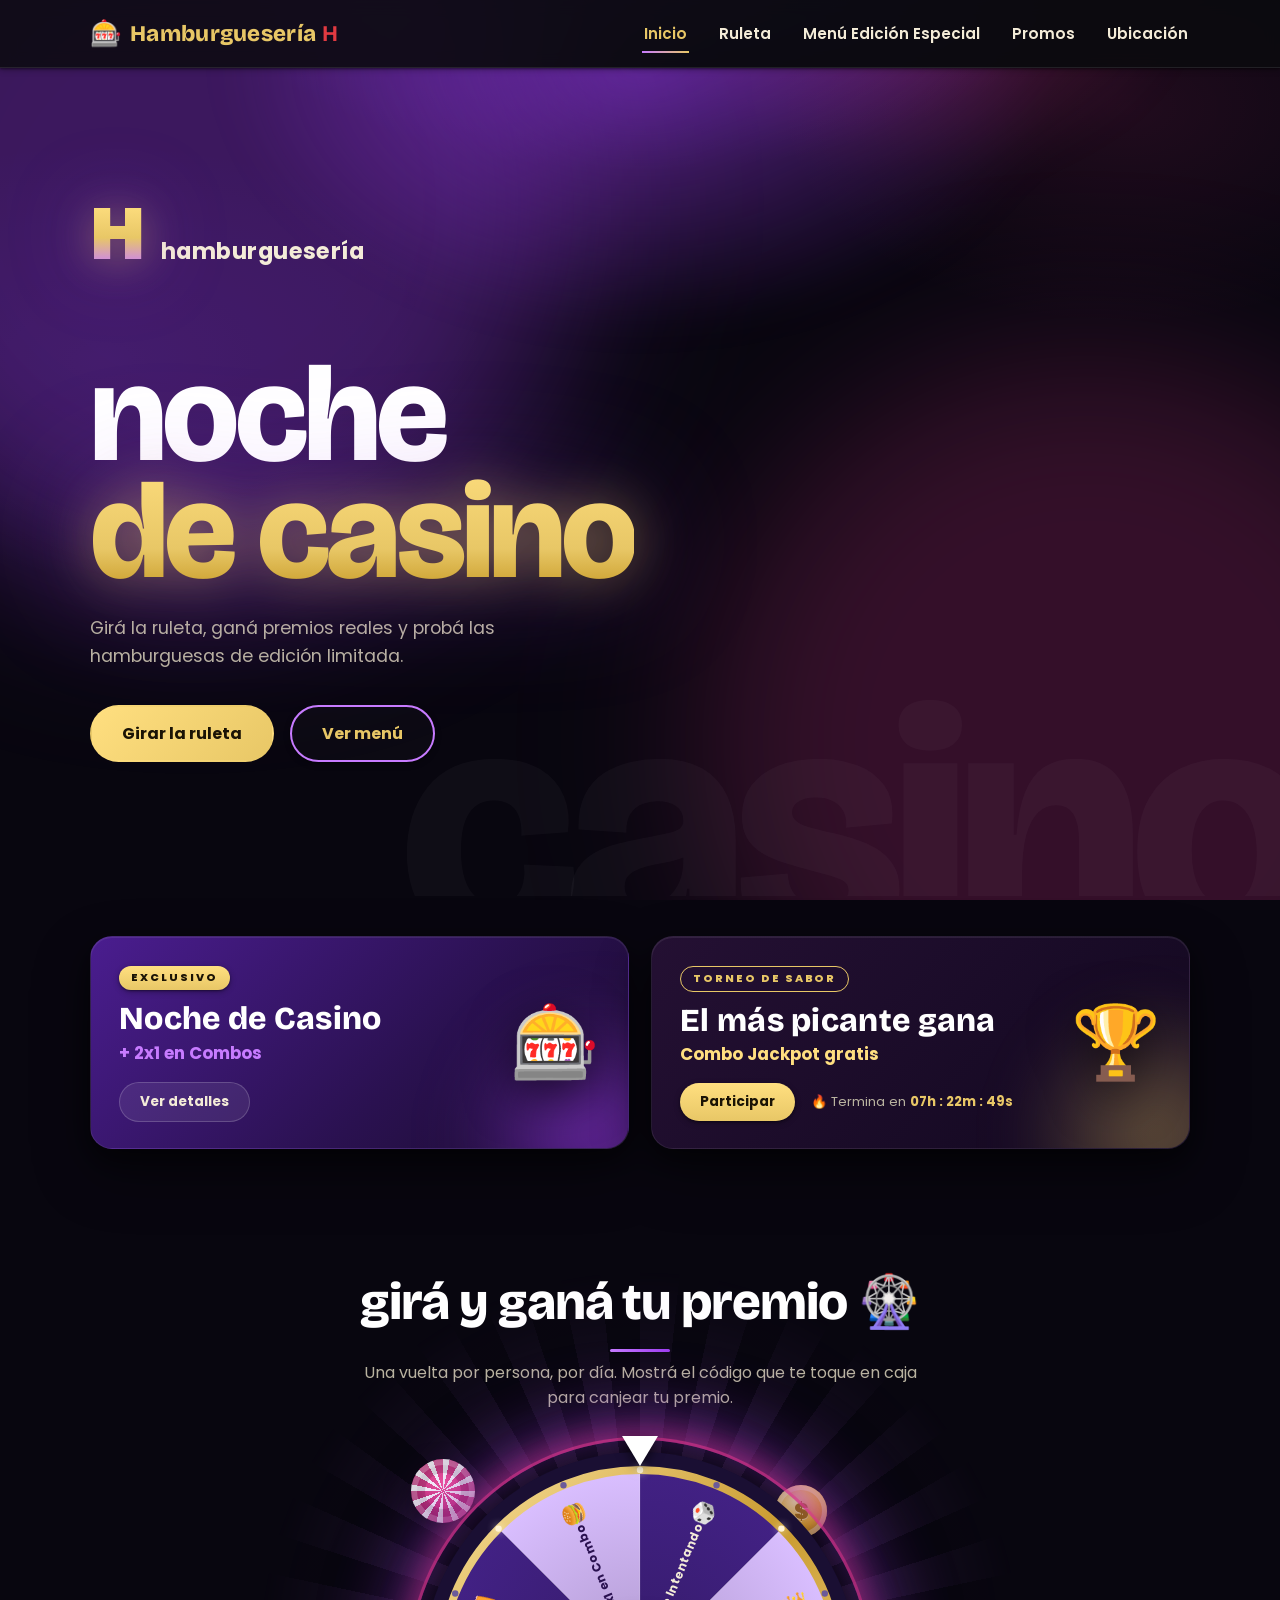
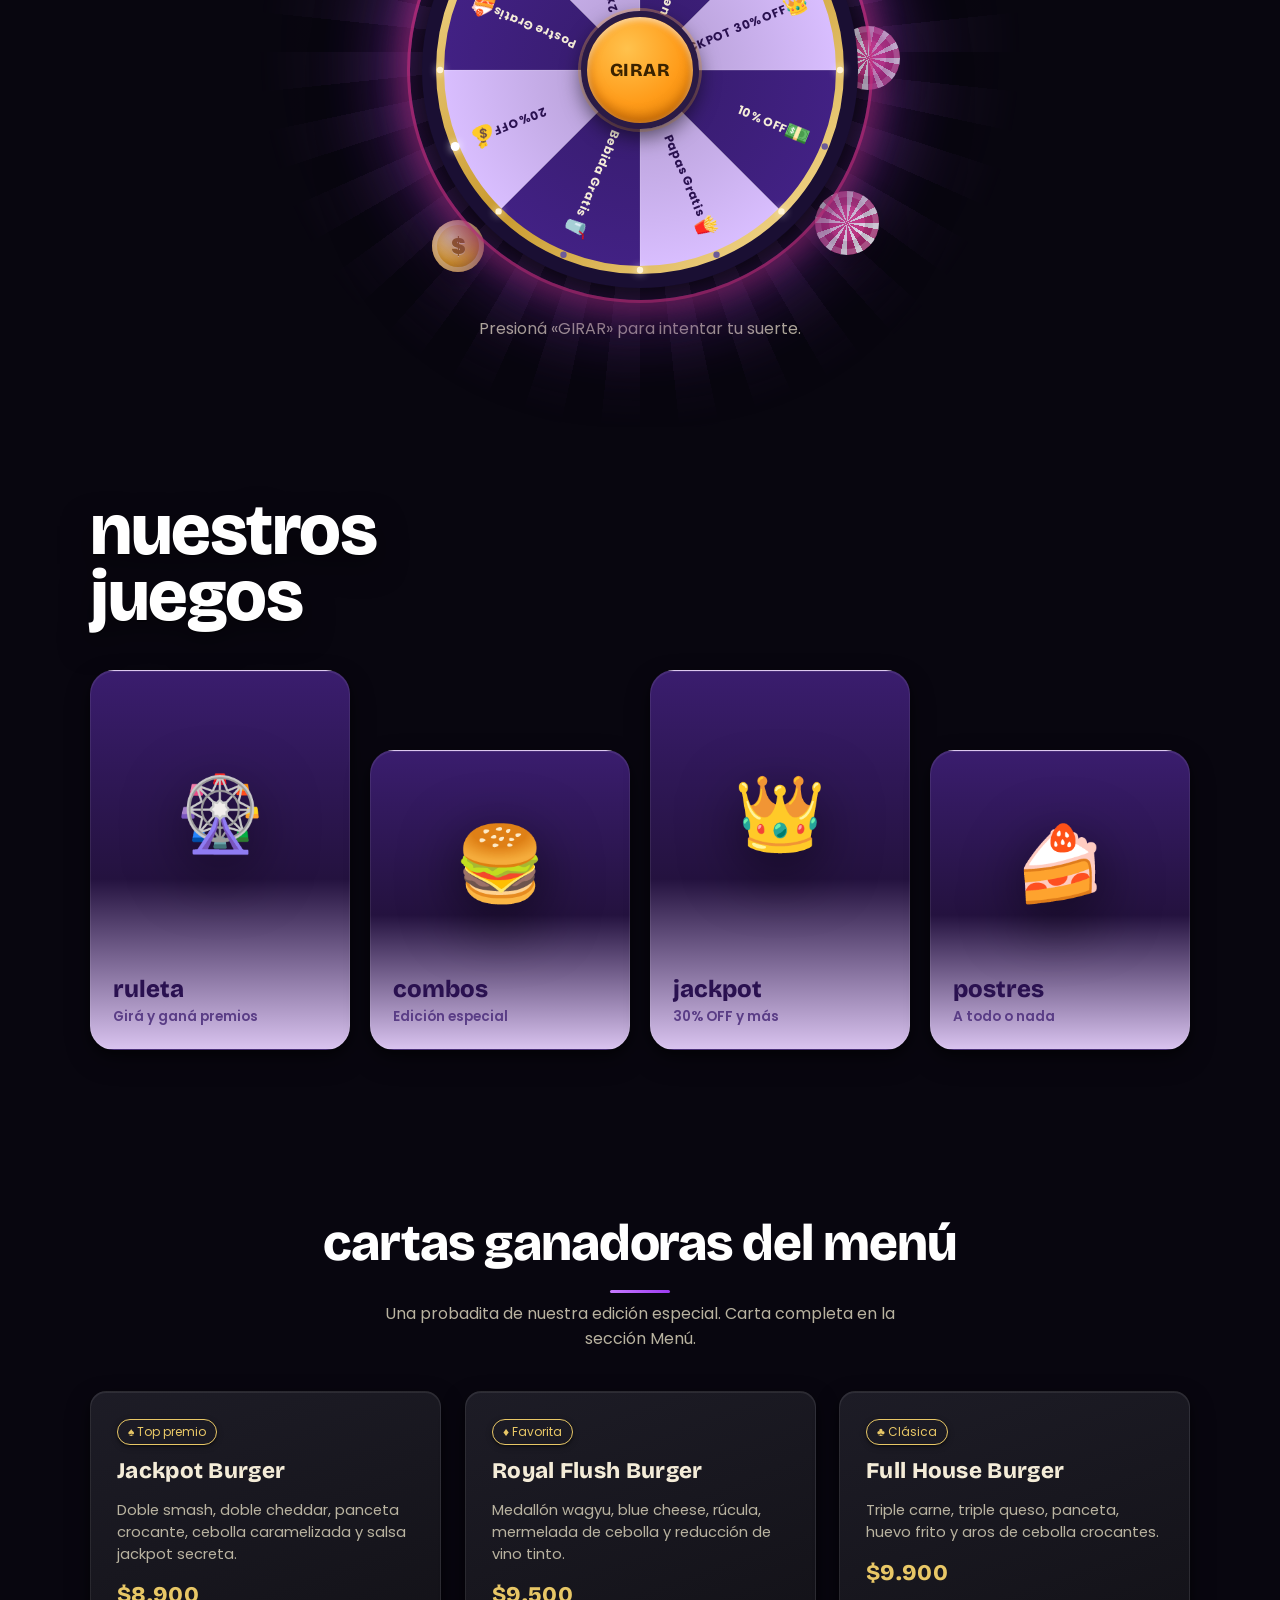
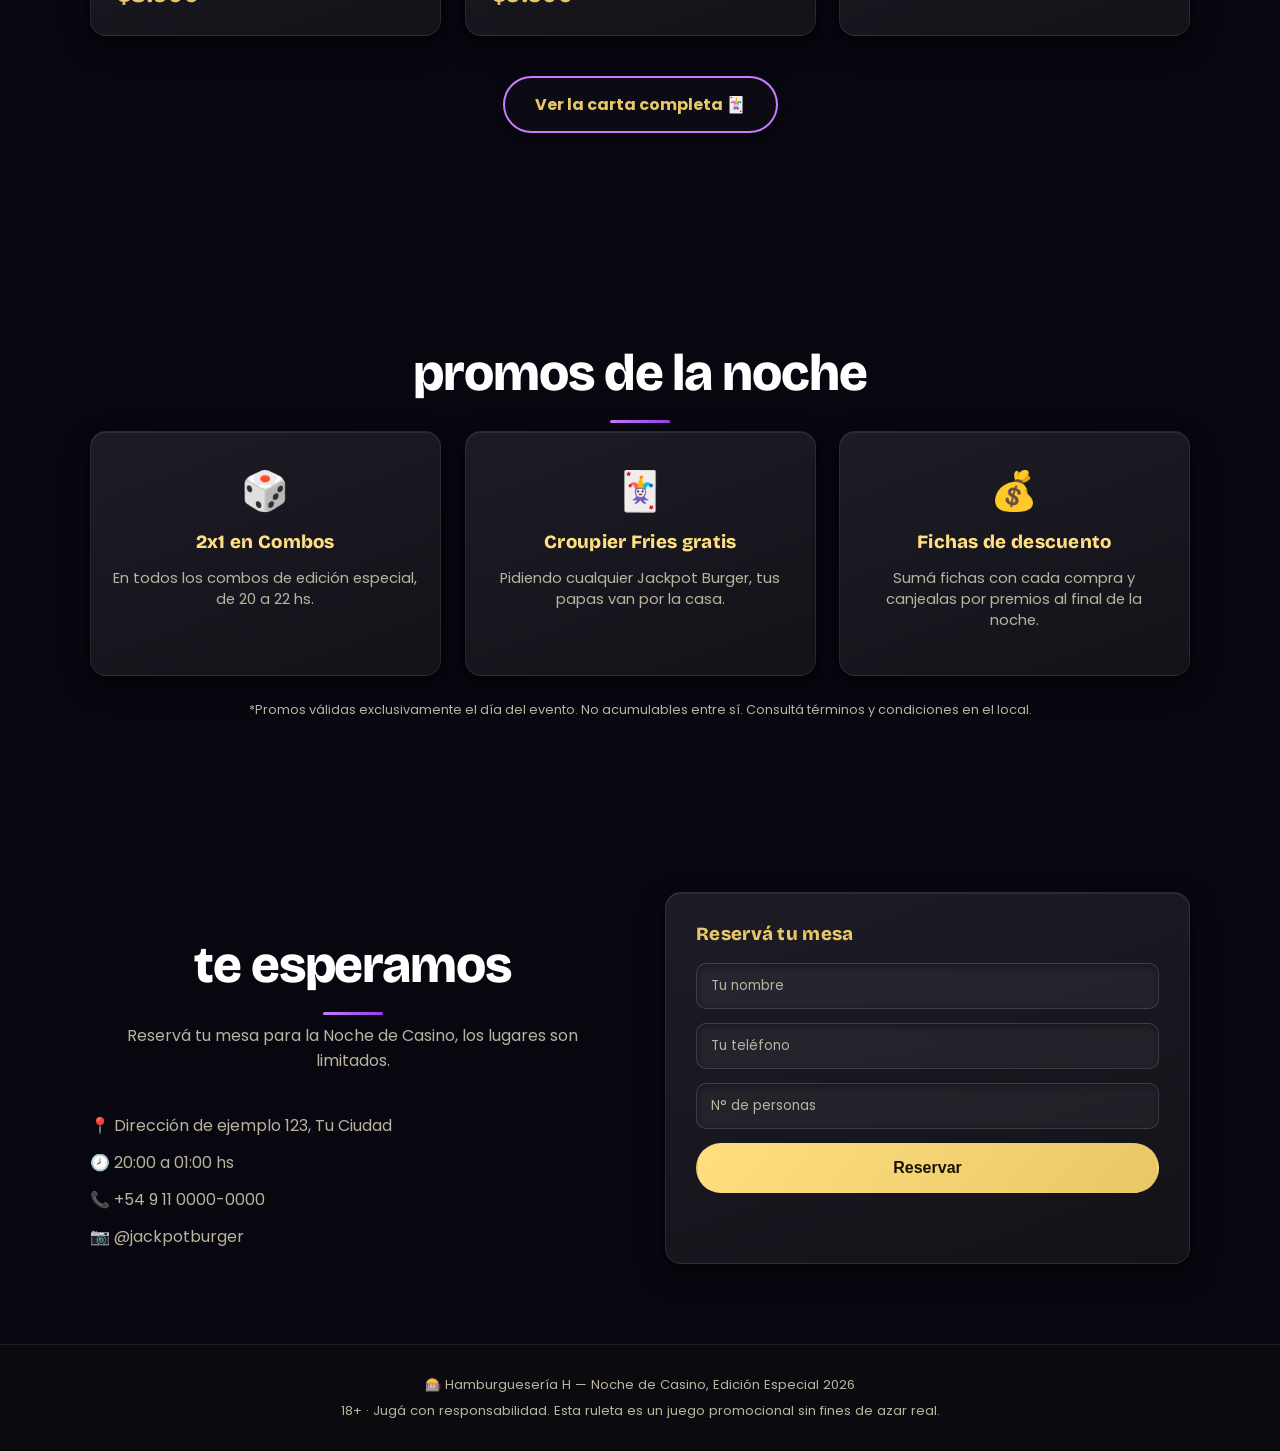
<file: index.html>
<!DOCTYPE html>
<html lang="es">
<head>
<meta charset="UTF-8">
<meta name="viewport" content="width=device-width, initial-scale=1.0">
<title>Hamburguesería H | Noche de Casino - Edición Especial</title>
<meta name="description" content="Hamburguesería H presenta su Noche de Casino: gira la ruleta, gana promos y descubre el menú de edición especial.">
<link rel="preconnect" href="https://fonts.googleapis.com">
<link href="https://fonts.googleapis.com/css2?family=Bricolage+Grotesque:opsz,wght@12..96,400..900&family=Poppins:wght@400;600;700&display=swap" rel="stylesheet">
<link rel="stylesheet" href="css/styles.css">
<link rel="stylesheet" href="css/casino-ui.css">
</head>
<body>

<div class="scroll-progress" id="scrollProgress"></div>
<div class="aurora-bg" aria-hidden="true"></div>
<div class="chip-bg" aria-hidden="true"></div>
<div class="suits-field" aria-hidden="true">
  <span class="suit suit-gold">♠</span>
  <span class="suit suit-violet">♥</span>
  <span class="suit suit-gold">♣</span>
  <span class="suit suit-red">♦</span>
  <span class="suit suit-violet">♠</span>
  <span class="suit suit-red">♥</span>
  <span class="suit suit-gold">♣</span>
  <span class="suit suit-violet">♦</span>
  <span class="suit suit-gold">♠</span>
  <span class="suit suit-red">♦</span>
</div>

<header class="site-header">
  <div class="container header-inner">
    <a href="index.html" class="brand">
      <span class="brand-icon">🎰</span>
      <span class="brand-name">Hamburguesería <strong>H</strong></span>
    </a>
    <nav class="main-nav" id="mainNav">
      <a href="index.html" class="active">Inicio</a>
      <a href="index.html#ruleta">Ruleta</a>
      <a href="menu.html">Menú Edición Especial</a>
      <a href="index.html#promos">Promos</a>
      <a href="index.html#contacto">Ubicación</a>
    </nav>
    <button class="nav-toggle" id="navToggle" aria-label="Abrir menú" aria-expanded="false">
      <span></span><span></span><span></span>
    </button>
  </div>
</header>

<main>

  <!-- HERO -->
  <section class="hero">
    <div class="hero-glow" aria-hidden="true"></div>
    <div class="hero-bigword" aria-hidden="true">casino</div>

    <div class="container hero-inner">
      <div class="brand-emblem">
        <span class="brand-emblem-h">H</span>
        <span class="brand-emblem-word">hamburguesería</span>
      </div>

      <div class="hero-welcome">
        <h1 class="hero-title">noche<br><span class="glow">de casino</span></h1>
        <p class="hero-sub">Girá la ruleta, ganá premios reales y probá las hamburguesas de edición limitada.</p>

        <div class="hero-ctas">
          <a href="#ruleta" class="btn btn-primary">Girar la ruleta</a>
          <a href="menu.html" class="btn btn-outline">Ver menú</a>
        </div>
      </div>

    </div>
  </section>

  <!-- BANNERS DESTACADOS -->
  <section class="banners-section">
    <div class="container">
      <div class="banner-row">
        <article class="promo-banner banner-featured" data-reveal>
          <div class="banner-glow" aria-hidden="true"></div>
          <div class="banner-body">
            <span class="banner-tag">Exclusivo</span>
            <h3 class="banner-title">Noche de Casino</h3>
            <p class="banner-highlight">+ 2x1 en Combos</p>
            <a href="menu.html" class="banner-btn">Ver detalles</a>
          </div>
          <div class="banner-art" aria-hidden="true">🎰</div>
        </article>

        <article class="promo-banner banner-tournament" data-reveal>
          <div class="banner-glow" aria-hidden="true"></div>
          <div class="banner-body">
            <span class="banner-tag tag-outline">Torneo de sabor</span>
            <h3 class="banner-title">El más picante gana</h3>
            <p class="banner-highlight banner-prize">Combo Jackpot gratis</p>
            <div class="banner-meta">
              <a href="#ruleta" class="banner-btn banner-btn-solid">Participar</a>
              <span class="banner-countdown">🔥 Termina en <strong id="bannerCd">07h : 22m : 52s</strong></span>
            </div>
          </div>
          <div class="banner-art" aria-hidden="true">🏆</div>
        </article>
      </div>
    </div>
  </section>

  <!-- RULETA -->
  <section class="roulette-section" id="ruleta">
    <div class="container">
      <h2 class="section-title" data-reveal>Girá y ganá tu premio 🎡</h2>
      <p class="section-sub" data-reveal>Una vuelta por persona, por día. Mostrá el código que te toque en caja para canjear tu premio.</p>

      <div class="roulette-wrap" data-reveal>
        <div class="roulette-deco" aria-hidden="true">
          <span class="chip chip-a"></span>
          <span class="chip chip-b"></span>
          <span class="coin coin-a"></span>
          <span class="coin coin-b"></span>
          <span class="chip chip-c"></span>
        </div>
        <div class="roulette-stage">
          <div class="roulette-neon" aria-hidden="true"></div>
          <div class="roulette-pointer" aria-hidden="true"></div>
          <canvas id="wheelCanvas" width="440" height="440" role="img" aria-label="Ruleta de premios"></canvas>
          <button id="spinBtn" class="spin-btn">GIRAR</button>
        </div>
      </div>

      <p class="roulette-hint" id="rouletteHint">Presioná «GIRAR» para intentar tu suerte.</p>
    </div>
  </section>

  <!-- MODAL PREMIO -->
  <div class="modal-overlay" id="prizeModal" hidden>
    <div class="modal" role="dialog" aria-modal="true" aria-labelledby="modalTitle">
      <button class="modal-close" id="modalClose" aria-label="Cerrar">×</button>
      <p class="modal-eyebrow">🎉 ¡Felicitaciones!</p>
      <h3 id="modalTitle">Ganaste:</h3>
      <p class="modal-prize" id="modalPrizeText"></p>
      <div class="promo-code" id="promoCodeBox">
        <span id="promoCode">------</span>
        <button id="copyCodeBtn" title="Copiar código">Copiar</button>
      </div>
      <p class="modal-note">Válido únicamente el día del evento. Mostrá esta pantalla en caja.</p>
      <button class="btn btn-primary modal-btn" id="modalCloseBtn">¡Genial!</button>
    </div>
  </div>

  <!-- JUEGOS / EXPERIENCIAS -->
  <section class="games-section">
    <div class="container">
      <h2 class="games-heading" data-reveal>nuestros<br>juegos</h2>

      <div class="games-row">
        <a href="#ruleta" class="game-card game-card--tall" data-reveal>
          <span class="game-emoji">🎡</span>
          <div class="game-card-body">
            <span class="game-name">ruleta</span>
            <span class="game-sub">Girá y ganá premios</span>
          </div>
        </a>
        <a href="menu.html" class="game-card" data-reveal>
          <span class="game-emoji">🍔</span>
          <div class="game-card-body">
            <span class="game-name">combos</span>
            <span class="game-sub">Edición especial</span>
          </div>
        </a>
        <a href="#promos" class="game-card game-card--tall" data-reveal>
          <span class="game-emoji">👑</span>
          <div class="game-card-body">
            <span class="game-name">jackpot</span>
            <span class="game-sub">30% OFF y más</span>
          </div>
        </a>
        <a href="menu.html" class="game-card" data-reveal>
          <span class="game-emoji">🍰</span>
          <div class="game-card-body">
            <span class="game-name">postres</span>
            <span class="game-sub">A todo o nada</span>
          </div>
        </a>
      </div>
    </div>
  </section>

  <!-- MENU DESTACADO -->
  <section class="featured-menu">
    <div class="container">
      <h2 class="section-title" data-reveal>Cartas Ganadoras del Menú</h2>
      <p class="section-sub" data-reveal>Una probadita de nuestra edición especial. Carta completa en la sección Menú.</p>

      <div class="card-grid">
        <article class="menu-card" data-reveal>
          <div class="card-badge">♠ Top premio</div>
          <h3>Jackpot Burger</h3>
          <p>Doble smash, doble cheddar, panceta crocante, cebolla caramelizada y salsa jackpot secreta.</p>
          <span class="price">$8.900</span>
        </article>
        <article class="menu-card" data-reveal>
          <div class="card-badge">♦ Favorita</div>
          <h3>Royal Flush Burger</h3>
          <p>Medallón wagyu, blue cheese, rúcula, mermelada de cebolla y reducción de vino tinto.</p>
          <span class="price">$9.500</span>
        </article>
        <article class="menu-card" data-reveal>
          <div class="card-badge">♣ Clásica</div>
          <h3>Full House Burger</h3>
          <p>Triple carne, triple queso, panceta, huevo frito y aros de cebolla crocantes.</p>
          <span class="price">$9.900</span>
        </article>
      </div>

      <div class="center-cta" data-reveal>
        <a href="menu.html" class="btn btn-outline">Ver la carta completa 🃏</a>
      </div>
    </div>
  </section>

  <!-- PROMOS -->
  <section class="promos" id="promos">
    <div class="container">
      <h2 class="section-title" data-reveal>Promos de la Noche</h2>
      <div class="promo-grid">
        <div class="promo-item" data-reveal>
          <span class="promo-icon">🎲</span>
          <h3>2x1 en Combos</h3>
          <p>En todos los combos de edición especial, de 20 a 22 hs.</p>
        </div>
        <div class="promo-item" data-reveal>
          <span class="promo-icon">🃏</span>
          <h3>Croupier Fries gratis</h3>
          <p>Pidiendo cualquier Jackpot Burger, tus papas van por la casa.</p>
        </div>
        <div class="promo-item" data-reveal>
          <span class="promo-icon">💰</span>
          <h3>Fichas de descuento</h3>
          <p>Sumá fichas con cada compra y canjealas por premios al final de la noche.</p>
        </div>
      </div>
      <p class="terms" data-reveal>*Promos válidas exclusivamente el día del evento. No acumulables entre sí. Consultá términos y condiciones en el local.</p>
    </div>
  </section>

  <!-- CONTACTO -->
  <section class="contact" id="contacto">
    <div class="container contact-inner">
      <div data-reveal>
        <h2 class="section-title">Te esperamos</h2>
        <p class="section-sub">Reservá tu mesa para la Noche de Casino, los lugares son limitados.</p>
        <ul class="contact-list">
          <li>📍 Dirección de ejemplo 123, Tu Ciudad</li>
          <li>🕗 20:00 a 01:00 hs</li>
          <li>📞 +54 9 11 0000-0000</li>
          <li>📷 @jackpotburger</li>
        </ul>
      </div>
      <div class="contact-card" data-reveal>
        <h3>Reservá tu mesa</h3>
        <form id="reserveForm" class="reserve-form">
          <input type="text" placeholder="Tu nombre" required>
          <input type="tel" placeholder="Tu teléfono" required>
          <input type="number" placeholder="N° de personas" min="1" required>
          <button type="submit" class="btn btn-primary">Reservar</button>
        </form>
        <p class="form-note" id="formNote"></p>
      </div>
    </div>
  </section>

</main>

<footer class="site-footer">
  <div class="container footer-inner">
    <span>🎰 Hamburguesería H — Noche de Casino, Edición Especial 2026</span>
    <span>18+ · Jugá con responsabilidad. Esta ruleta es un juego promocional sin fines de azar real.</span>
  </div>
</footer>

<script src="js/roulette.js"></script>
<script src="js/main.js"></script>
<script src="js/scroll-effects.js"></script>
</body>
</html>
</file>
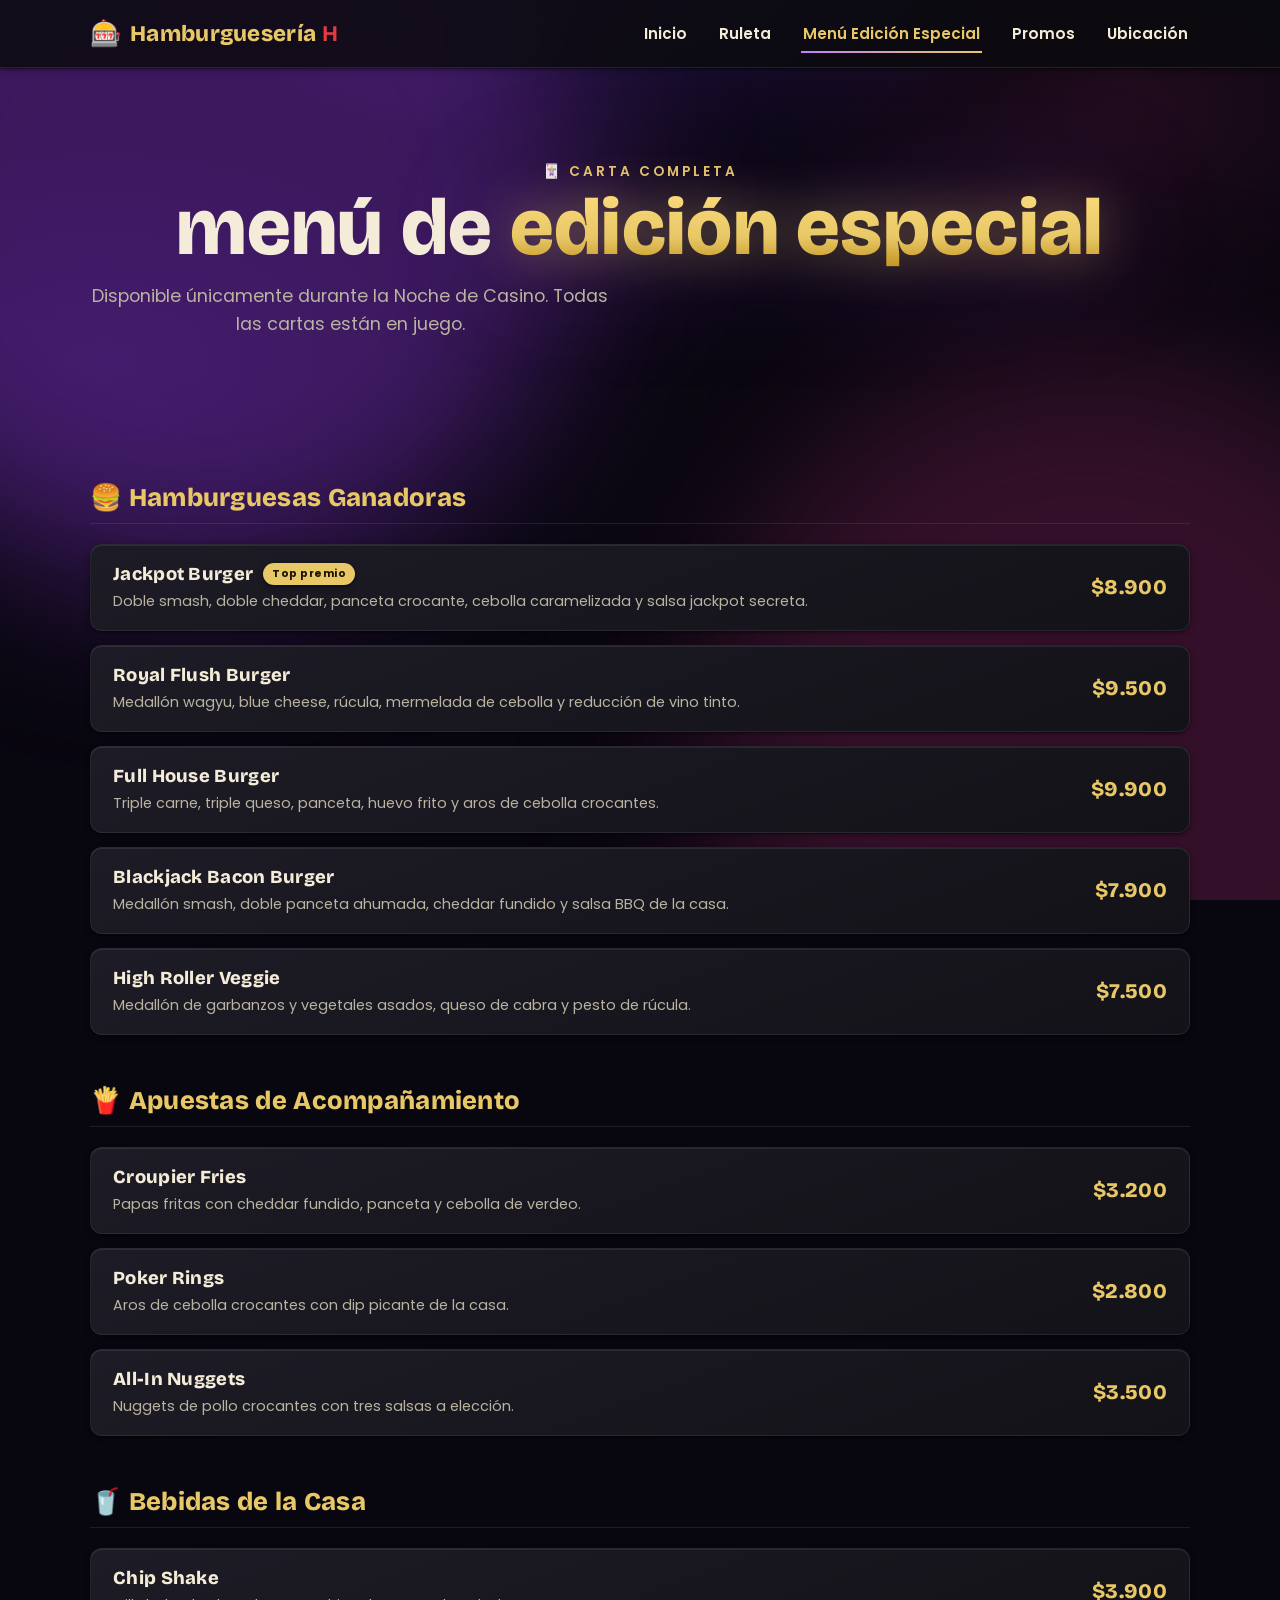
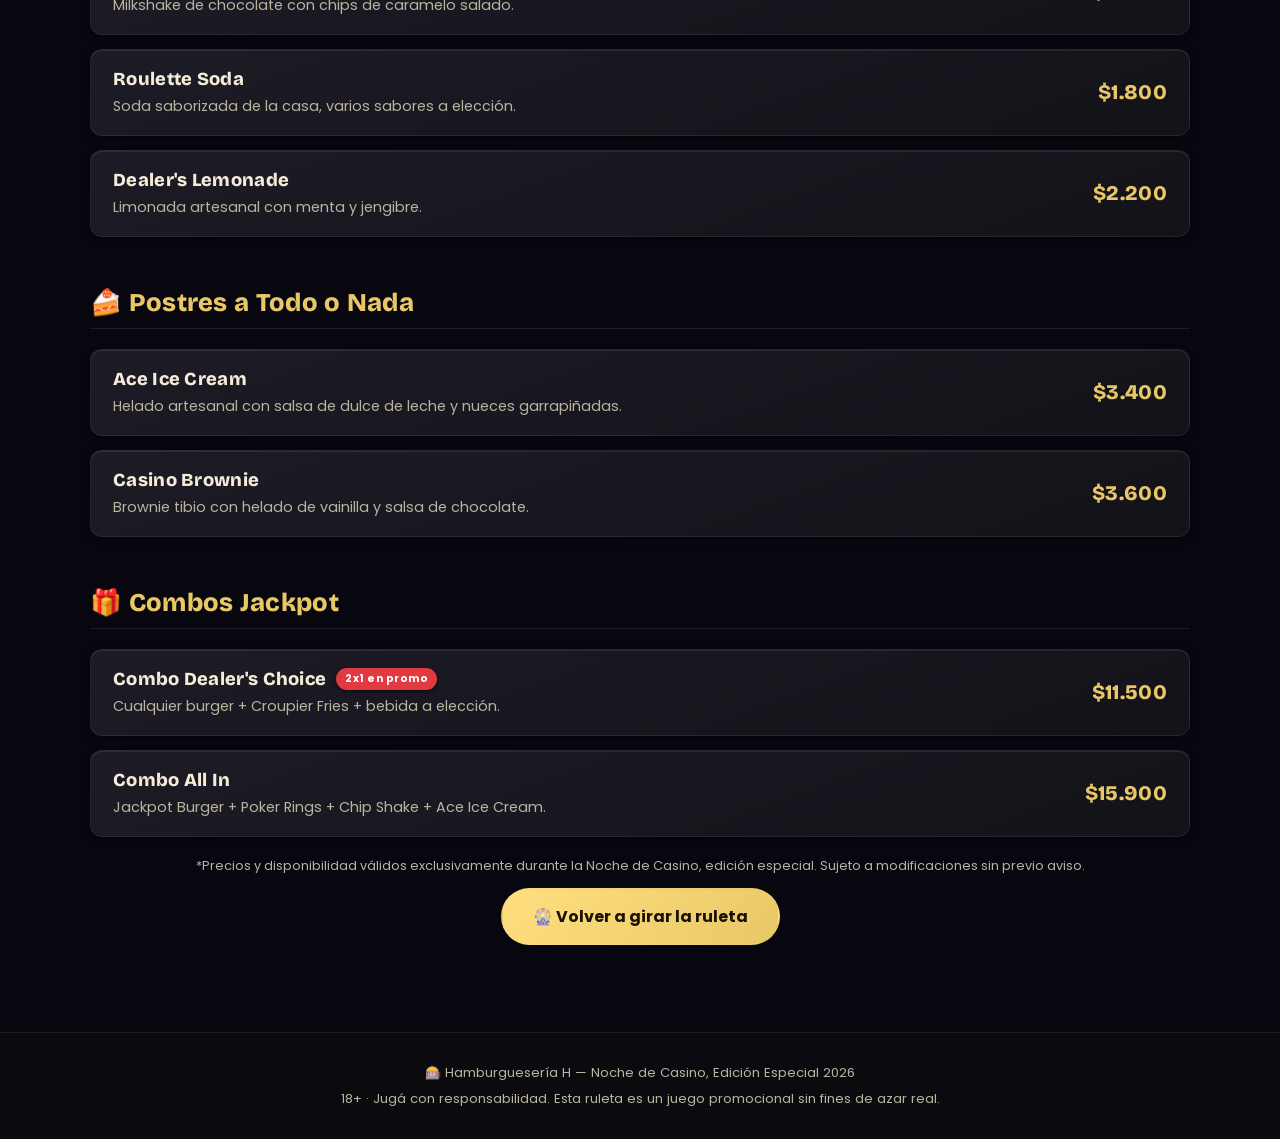
<file: menu.html>
<!DOCTYPE html>
<html lang="es">
<head>
<meta charset="UTF-8">
<meta name="viewport" content="width=device-width, initial-scale=1.0">
<title>Menú Edición Especial | Hamburguesería H</title>
<meta name="description" content="Carta completa de la Noche de Casino: hamburguesas, acompañamientos, bebidas y postres de edición especial.">
<link rel="preconnect" href="https://fonts.googleapis.com">
<link href="https://fonts.googleapis.com/css2?family=Bricolage+Grotesque:opsz,wght@12..96,400..900&family=Poppins:wght@400;600;700&display=swap" rel="stylesheet">
<link rel="stylesheet" href="css/styles.css">
</head>
<body>

<div class="scroll-progress" id="scrollProgress"></div>
<div class="aurora-bg" aria-hidden="true"></div>
<div class="chip-bg" aria-hidden="true"></div>
<div class="suits-field" aria-hidden="true">
  <span class="suit suit-gold">♠</span>
  <span class="suit suit-violet">♥</span>
  <span class="suit suit-gold">♣</span>
  <span class="suit suit-red">♦</span>
  <span class="suit suit-violet">♠</span>
  <span class="suit suit-red">♥</span>
  <span class="suit suit-gold">♣</span>
  <span class="suit suit-violet">♦</span>
  <span class="suit suit-gold">♠</span>
  <span class="suit suit-red">♦</span>
</div>

<header class="site-header">
  <div class="container header-inner">
    <a href="index.html" class="brand">
      <span class="brand-icon">🎰</span>
      <span class="brand-name">Hamburguesería <strong>H</strong></span>
    </a>
    <nav class="main-nav" id="mainNav">
      <a href="index.html">Inicio</a>
      <a href="index.html#ruleta">Ruleta</a>
      <a href="menu.html" class="active">Menú Edición Especial</a>
      <a href="index.html#promos">Promos</a>
      <a href="index.html#contacto">Ubicación</a>
    </nav>
    <button class="nav-toggle" id="navToggle" aria-label="Abrir menú" aria-expanded="false">
      <span></span><span></span><span></span>
    </button>
  </div>
</header>

<main>

  <section class="menu-hero">
    <div class="container">
      <p class="eyebrow">🃏 Carta completa</p>
      <h1>MENÚ DE <span class="glow">EDICIÓN ESPECIAL</span></h1>
      <p class="hero-sub">Disponible únicamente durante la Noche de Casino. Todas las cartas están en juego.</p>
    </div>
  </section>

  <section class="menu-full">
    <div class="container">

      <h2 class="menu-cat-title" data-reveal>🍔 Hamburguesas Ganadoras</h2>
      <div class="menu-list">
        <div class="menu-row" data-reveal>
          <div class="menu-row-info">
            <h3>Jackpot Burger <span class="tag tag-gold">Top premio</span></h3>
            <p>Doble smash, doble cheddar, panceta crocante, cebolla caramelizada y salsa jackpot secreta.</p>
          </div>
          <span class="price">$8.900</span>
        </div>
        <div class="menu-row" data-reveal>
          <div class="menu-row-info">
            <h3>Royal Flush Burger</h3>
            <p>Medallón wagyu, blue cheese, rúcula, mermelada de cebolla y reducción de vino tinto.</p>
          </div>
          <span class="price">$9.500</span>
        </div>
        <div class="menu-row" data-reveal>
          <div class="menu-row-info">
            <h3>Full House Burger</h3>
            <p>Triple carne, triple queso, panceta, huevo frito y aros de cebolla crocantes.</p>
          </div>
          <span class="price">$9.900</span>
        </div>
        <div class="menu-row" data-reveal>
          <div class="menu-row-info">
            <h3>Blackjack Bacon Burger</h3>
            <p>Medallón smash, doble panceta ahumada, cheddar fundido y salsa BBQ de la casa.</p>
          </div>
          <span class="price">$7.900</span>
        </div>
        <div class="menu-row" data-reveal>
          <div class="menu-row-info">
            <h3>High Roller Veggie</h3>
            <p>Medallón de garbanzos y vegetales asados, queso de cabra y pesto de rúcula.</p>
          </div>
          <span class="price">$7.500</span>
        </div>
      </div>

      <h2 class="menu-cat-title" data-reveal>🍟 Apuestas de Acompañamiento</h2>
      <div class="menu-list">
        <div class="menu-row" data-reveal>
          <div class="menu-row-info">
            <h3>Croupier Fries</h3>
            <p>Papas fritas con cheddar fundido, panceta y cebolla de verdeo.</p>
          </div>
          <span class="price">$3.200</span>
        </div>
        <div class="menu-row" data-reveal>
          <div class="menu-row-info">
            <h3>Poker Rings</h3>
            <p>Aros de cebolla crocantes con dip picante de la casa.</p>
          </div>
          <span class="price">$2.800</span>
        </div>
        <div class="menu-row" data-reveal>
          <div class="menu-row-info">
            <h3>All-In Nuggets</h3>
            <p>Nuggets de pollo crocantes con tres salsas a elección.</p>
          </div>
          <span class="price">$3.500</span>
        </div>
      </div>

      <h2 class="menu-cat-title" data-reveal>🥤 Bebidas de la Casa</h2>
      <div class="menu-list">
        <div class="menu-row" data-reveal>
          <div class="menu-row-info">
            <h3>Chip Shake</h3>
            <p>Milkshake de chocolate con chips de caramelo salado.</p>
          </div>
          <span class="price">$3.900</span>
        </div>
        <div class="menu-row" data-reveal>
          <div class="menu-row-info">
            <h3>Roulette Soda</h3>
            <p>Soda saborizada de la casa, varios sabores a elección.</p>
          </div>
          <span class="price">$1.800</span>
        </div>
        <div class="menu-row" data-reveal>
          <div class="menu-row-info">
            <h3>Dealer's Lemonade</h3>
            <p>Limonada artesanal con menta y jengibre.</p>
          </div>
          <span class="price">$2.200</span>
        </div>
      </div>

      <h2 class="menu-cat-title" data-reveal>🍰 Postres a Todo o Nada</h2>
      <div class="menu-list">
        <div class="menu-row" data-reveal>
          <div class="menu-row-info">
            <h3>Ace Ice Cream</h3>
            <p>Helado artesanal con salsa de dulce de leche y nueces garrapiñadas.</p>
          </div>
          <span class="price">$3.400</span>
        </div>
        <div class="menu-row" data-reveal>
          <div class="menu-row-info">
            <h3>Casino Brownie</h3>
            <p>Brownie tibio con helado de vainilla y salsa de chocolate.</p>
          </div>
          <span class="price">$3.600</span>
        </div>
      </div>

      <h2 class="menu-cat-title" data-reveal>🎁 Combos Jackpot</h2>
      <div class="menu-list">
        <div class="menu-row" data-reveal>
          <div class="menu-row-info">
            <h3>Combo Dealer's Choice <span class="tag tag-red">2x1 en promo</span></h3>
            <p>Cualquier burger + Croupier Fries + bebida a elección.</p>
          </div>
          <span class="price">$11.500</span>
        </div>
        <div class="menu-row" data-reveal>
          <div class="menu-row-info">
            <h3>Combo All In</h3>
            <p>Jackpot Burger + Poker Rings + Chip Shake + Ace Ice Cream.</p>
          </div>
          <span class="price">$15.900</span>
        </div>
      </div>

      <p class="terms center" data-reveal>*Precios y disponibilidad válidos exclusivamente durante la Noche de Casino, edición especial. Sujeto a modificaciones sin previo aviso.</p>

      <div class="center-cta" data-reveal>
        <a href="index.html#ruleta" class="btn btn-primary">🎡 Volver a girar la ruleta</a>
      </div>

    </div>
  </section>

</main>

<footer class="site-footer">
  <div class="container footer-inner">
    <span>🎰 Hamburguesería H — Noche de Casino, Edición Especial 2026</span>
    <span>18+ · Jugá con responsabilidad. Esta ruleta es un juego promocional sin fines de azar real.</span>
  </div>
</footer>

<script src="js/main.js"></script>
<script src="js/scroll-effects.js"></script>
</body>
</html>
</file>
<file: css/styles.css>
:root{
  --black: #0b0b0f;
  --black-2: #16151c;
  --violet-deep: #240b3f;
  --violet-mid: #3c1268;
  --violet: #9d3bf2;
  --violet-2: #c77bff;
  --gold: #e8c766;
  --gold-2: #ffdf80;
  --red: #c1272d;
  --red-2: #e13a41;
  --cream: #f4ecd8;
  --text-muted: #b9b3a0;
  --radius: 16px;
  --ease-bounce: cubic-bezier(.34,1.56,.64,1);

  /* ELEVATION SYSTEM */
  --elev-1: 0 1px 2px rgba(0,0,0,.4), 0 2px 6px rgba(0,0,0,.3);
  --elev-2: 0 4px 10px rgba(0,0,0,.4), 0 10px 24px rgba(0,0,0,.35);
  --elev-3: 0 10px 24px rgba(0,0,0,.45), 0 24px 56px rgba(0,0,0,.4);
  --elev-4: 0 18px 40px rgba(0,0,0,.5), 0 40px 90px rgba(0,0,0,.45);
  --inset-hi: inset 0 1px 0 rgba(255,255,255,.08);
  --inset-lo: inset 0 -1px 0 rgba(0,0,0,.45);
  --card-bg: linear-gradient(160deg, #1d1c26, #131218);
}

*{box-sizing:border-box;}
html{scroll-behavior:smooth;}
body{
  margin:0;
  /* Dark, premium casino base: near-black with focused purple/pink glows,
     like the reference app screens. */
  background:
    radial-gradient(ellipse 60% 45% at 50% -8%, rgba(124,58,237,.30), transparent 60%),
    radial-gradient(ellipse 45% 40% at 88% 12%, rgba(255,60,160,.10), transparent 60%),
    radial-gradient(ellipse 50% 40% at 8% 40%, rgba(124,58,237,.10), transparent 60%),
    #08060f;
  background-attachment:fixed;
  color:var(--cream);
  font-family:'Poppins', sans-serif;
  overflow-x:hidden;
  position:relative;
}

h1,h2,h3,.brand-name,.spin-btn,.price,.promo-code span{
  font-family:'Bricolage Grotesque', sans-serif;
  font-weight:800;
  letter-spacing:.3px;
}

/* AURORA AMBIENT BACKGROUND */
.aurora-bg{
  position:fixed; inset:0; z-index:-2; overflow:hidden;
  pointer-events:none;
}
.aurora-bg::before, .aurora-bg::after{
  content:'';
  position:absolute;
  width:60vmax; height:60vmax;
  border-radius:50%;
  filter:blur(80px);
  opacity:.35;
  mix-blend-mode:screen;
}
.aurora-bg::before{
  background:var(--violet);
  top:-20%; left:-15%;
  animation:auroraDrift1 18s ease-in-out infinite;
}
.aurora-bg::after{
  background:#ff3ca0;
  opacity:.18;
  bottom:-25%; right:-15%;
  animation:auroraDrift2 22s ease-in-out infinite;
}
@keyframes auroraDrift1{
  0%,100%{transform:translate(0,0) scale(1);}
  50%{transform:translate(8vw,6vh) scale(1.15);}
}
@keyframes auroraDrift2{
  0%,100%{transform:translate(0,0) scale(1);}
  50%{transform:translate(-6vw,-8vh) scale(1.1);}
}

.container{
  width:100%;
  max-width:1140px;
  margin:0 auto;
  padding:0 20px;
}

a{color:inherit; text-decoration:none;}
ul{list-style:none; margin:0; padding:0;}

/* decorative chip background (disabled for the clean dark premium look) */
.chip-bg{ display:none; }

/* HEADER */
.site-header{
  position:sticky; top:0; z-index:100;
  background:rgba(11,11,15,.85);
  backdrop-filter:blur(8px);
  border-bottom:1px solid rgba(255,255,255,.09);
  box-shadow:var(--elev-1);
  transition:box-shadow .25s ease, background .25s ease;
}
.header-inner{
  display:flex; align-items:center; justify-content:space-between;
  padding:14px 20px;
  transition:padding .25s ease;
}
.site-header.scrolled{box-shadow:var(--elev-3);}
.site-header.scrolled .header-inner{padding:8px 20px;}

/* SCROLL PROGRESS BAR */
.scroll-progress{
  position:fixed; top:0; left:0; height:3px; width:0%;
  background:linear-gradient(90deg, var(--red-2), var(--gold), var(--gold-2));
  z-index:300;
  box-shadow:0 0 8px rgba(232,199,102,.6);
}

/* FLOATING SUITS AMBIENCE */
.suits-field{
  position:fixed; inset:0; z-index:-1; overflow:hidden; pointer-events:none;
  transition:transform .4s ease-out;
}
.suits-field .suit{
  position:absolute;
  bottom:-10%;
  font-size:2.2rem;
  animation:suitDrift linear infinite;
}
.suit-gold{color:rgba(232,199,102,.14);}
.suit-red{color:rgba(225,58,65,.14);}
.suit-violet{color:rgba(199,123,255,.18);}
.suits-field .suit:nth-child(1){left:4%;  font-size:2.6rem; animation-duration:22s; animation-delay:0s;}
.suits-field .suit:nth-child(2){left:14%; font-size:1.8rem; animation-duration:17s; animation-delay:2s;}
.suits-field .suit:nth-child(3){left:24%; font-size:2.2rem; animation-duration:26s; animation-delay:5s;}
.suits-field .suit:nth-child(4){left:38%; font-size:1.6rem; animation-duration:19s; animation-delay:1s;}
.suits-field .suit:nth-child(5){left:50%; font-size:2.8rem; animation-duration:24s; animation-delay:7s;}
.suits-field .suit:nth-child(6){left:62%; font-size:1.9rem; animation-duration:18s; animation-delay:3s;}
.suits-field .suit:nth-child(7){left:74%; font-size:2.4rem; animation-duration:23s; animation-delay:6s;}
.suits-field .suit:nth-child(8){left:84%; font-size:1.7rem; animation-duration:20s; animation-delay:4s;}
.suits-field .suit:nth-child(9){left:92%; font-size:2.1rem; animation-duration:25s; animation-delay:8s;}
.suits-field .suit:nth-child(10){left:68%; font-size:1.5rem; animation-duration:16s; animation-delay:10s;}

@keyframes suitDrift{
  0%{transform:translateY(0) rotate(0deg); opacity:0;}
  10%{opacity:1;}
  90%{opacity:1;}
  100%{transform:translateY(-115vh) rotate(30deg); opacity:0;}
}

/* SCROLL REVEAL */
[data-reveal]{
  opacity:0;
  transform:translateY(42px);
  transition:opacity .6s ease, transform .65s var(--ease-bounce);
}
[data-reveal].is-visible{
  opacity:1;
  transform:translateY(0);
}
.card-grid > .menu-card:nth-child(1){transition-delay:.05s;}
.card-grid > .menu-card:nth-child(2){transition-delay:.18s;}
.card-grid > .menu-card:nth-child(3){transition-delay:.31s;}
.promo-grid > .promo-item:nth-child(1){transition-delay:.05s;}
.promo-grid > .promo-item:nth-child(2){transition-delay:.18s;}
.promo-grid > .promo-item:nth-child(3){transition-delay:.31s;}
.menu-list > .menu-row:nth-child(1){transition-delay:.03s;}
.menu-list > .menu-row:nth-child(2){transition-delay:.11s;}
.menu-list > .menu-row:nth-child(3){transition-delay:.19s;}
.menu-list > .menu-row:nth-child(4){transition-delay:.27s;}
.menu-list > .menu-row:nth-child(5){transition-delay:.35s;}
.brand{display:flex; align-items:center; gap:8px; font-size:1.4rem; color:var(--gold);}
.brand-icon{font-size:1.6rem;}
.brand-name strong{color:var(--red-2);}

.main-nav{display:flex; gap:28px;}
.main-nav a{
  position:relative;
  font-weight:600; font-size:.95rem; color:var(--cream);
  padding:6px 2px;
  transition:color .2s;
}
.main-nav a::after{
  content:'';
  position:absolute; left:0; bottom:-2px;
  width:100%; height:2px;
  background:linear-gradient(90deg, var(--violet-2), var(--gold));
  transform:scaleX(0);
  transform-origin:left;
  transition:transform .3s var(--ease-bounce);
}
.main-nav a:hover, .main-nav a.active{color:var(--gold);}
.main-nav a:hover::after, .main-nav a.active::after{transform:scaleX(1);}

.nav-toggle{
  display:none; flex-direction:column; gap:5px;
  background:none; border:none; cursor:pointer; padding:6px;
}
.nav-toggle span{width:26px; height:2px; background:var(--gold); display:block;}

/* BUTTONS */
.btn{
  position:relative;
  display:inline-block;
  padding:14px 30px;
  border-radius:999px;
  font-weight:700;
  font-size:1rem;
  cursor:pointer;
  border:2px solid transparent;
  overflow:hidden;
  transition:transform .25s var(--ease-bounce), box-shadow .25s ease;
}
.btn:hover{transform:translateY(-3px) scale(1.04);}
.btn:active{transform:translateY(-1px) scale(.98);}
.btn::after{
  content:'';
  position:absolute; top:0; left:-60%;
  width:40%; height:100%;
  background:linear-gradient(120deg, transparent, rgba(255,255,255,.55), transparent);
  transform:skewX(-20deg);
  transition:left .6s ease;
}
.btn:hover::after{left:130%;}
.btn-primary{
  background:linear-gradient(135deg, var(--gold-2), var(--gold));
  color:#1a1305;
  animation:ctaPulse 2.4s ease-in-out infinite;
}
.btn-primary:hover{animation-play-state:paused; box-shadow:var(--elev-3), var(--inset-hi);}
.btn-primary:active{box-shadow:var(--elev-1);}
@keyframes ctaPulse{
  0%,100%{box-shadow:var(--elev-2), var(--inset-hi), 0 0 0 0 rgba(157,59,242,.35);}
  50%{box-shadow:var(--elev-2), var(--inset-hi), 0 0 0 10px rgba(157,59,242,0);}
}
.btn-outline{
  border-color:var(--violet-2);
  color:var(--gold);
  background:rgba(255,255,255,.02);
  box-shadow:var(--elev-1);
}
.btn-outline:hover{background:rgba(157,59,242,.12); border-color:var(--gold); box-shadow:var(--elev-2);}

/* HERO — minimal, dark, premium (reference-style) */
.hero{
  position:relative; overflow:hidden;
  min-height:92vh;
  display:flex; align-items:center;
  padding:70px 0;
}
.hero-inner{
  position:relative; z-index:2;
  display:flex; flex-direction:column; align-items:flex-start;
  text-align:left;
}
/* Big soft purple glow bleeding from the top, like the app hero */
.hero-glow{
  position:absolute; z-index:0; pointer-events:none;
  top:-30%; left:50%; transform:translateX(-50%);
  width:120vw; height:90vh;
  background:
    radial-gradient(ellipse 45% 55% at 50% 30%, rgba(157,59,242,.55), transparent 60%),
    radial-gradient(ellipse 30% 40% at 68% 20%, rgba(255,60,160,.30), transparent 60%);
  filter:blur(20px);
}
/* Faded oversized watchword behind the content */
.hero-bigword{
  position:absolute; z-index:0; pointer-events:none;
  right:-2%; bottom:-8%;
  font-family:'Bricolage Grotesque', sans-serif;
  font-weight:900; font-size:clamp(7rem, 26vw, 26rem);
  line-height:.8; letter-spacing:-.04em; text-transform:lowercase;
  color:rgba(255,255,255,.03);
  user-select:none;
}

/* BRAND EMBLEM — big H mark + wordmark */
.brand-emblem{
  position:relative; z-index:2;
  display:flex; align-items:baseline; gap:16px;
  margin-bottom:auto;
  animation:emblemIn 1s var(--ease-bounce) .3s both;
}
.brand-emblem-h{
  font-size:clamp(3rem, 6vw, 4.5rem);
  font-weight:900; line-height:.9;
  background:linear-gradient(180deg, var(--gold-2) 0%, var(--gold) 55%, var(--violet-2) 100%);
  -webkit-background-clip:text; background-clip:text; -webkit-text-fill-color:transparent;
  filter:drop-shadow(0 4px 20px rgba(232,199,102,.4)) drop-shadow(0 0 40px rgba(157,59,242,.35));
}
.brand-emblem-word{
  font-size:clamp(1rem, 2vw, 1.4rem);
  font-weight:700; letter-spacing:.02em; text-transform:lowercase;
  color:var(--cream);
}
@keyframes emblemIn{
  from{opacity:0; transform:translateY(24px);}
  to{opacity:1; transform:translateY(0);}
}

/* WELCOME BLOCK — the giant lowercase hero title */
.hero-welcome{
  position:relative; z-index:2;
  margin-top:clamp(40px, 10vh, 90px);
  animation:fadeInUp 1s ease .6s both;
}
.hero .container{position:relative; z-index:2;}
.eyebrow{
  color:var(--gold); text-transform:uppercase; letter-spacing:3px;
  font-size:.85rem; font-weight:600; margin-bottom:10px;
}
.hero-title{
  font-size:clamp(3.4rem, 11vw, 8.5rem);
  font-weight:900; line-height:.86; letter-spacing:-.03em;
  text-transform:lowercase;
  margin:0 0 22px;
  color:#fff;
}
.glow{
  background:linear-gradient(180deg, var(--gold-2), var(--gold) 60%, #b8860b);
  -webkit-background-clip:text; background-clip:text; -webkit-text-fill-color:transparent;
  filter:drop-shadow(0 0 26px rgba(232,199,102,.45)) drop-shadow(0 0 60px rgba(157,59,242,.35));
  animation:neonPulse 3s ease-in-out infinite;
}
@keyframes neonPulse{
  0%,100%{filter:drop-shadow(0 0 22px rgba(232,199,102,.4)) drop-shadow(0 0 50px rgba(157,59,242,.3));}
  50%{filter:drop-shadow(0 0 34px rgba(232,199,102,.7)) drop-shadow(0 0 80px rgba(157,59,242,.5));}
}
.menu-hero h1{
  font-size:clamp(2.6rem, 7vw, 5rem);
  margin:0 0 18px; line-height:.9; text-transform:lowercase; font-weight:900;
}
.hero-sub{
  max-width:520px; margin:0 0 34px;
  color:var(--text-muted); font-size:1.1rem; line-height:1.6;
}
.hero .hero-ctas{justify-content:flex-start;}
.hero-scroll{
  position:absolute; z-index:2; left:20px; bottom:26px;
  display:flex; align-items:center; gap:12px;
  color:var(--text-muted); font-size:.72rem; letter-spacing:.25em; text-transform:uppercase;
}
.hero-scroll-line{
  width:60px; height:1px; background:linear-gradient(90deg, var(--violet-2), transparent);
  transform-origin:left; animation:scrollLine 2s ease-in-out infinite;
}
@keyframes scrollLine{0%,100%{transform:scaleX(.4); opacity:.5;} 50%{transform:scaleX(1); opacity:1;}}
.hero-ctas{display:flex; gap:16px; justify-content:center; flex-wrap:wrap;}

@keyframes fadeInUp{
  from{opacity:0; transform:translateY(28px);}
  to{opacity:1; transform:translateY(0);}
}
.menu-hero .eyebrow{animation:fadeInUp .8s ease both;}
.menu-hero h1{animation:fadeInUp .9s ease .15s both;}
.menu-hero .hero-sub{animation:fadeInUp .9s ease .3s both;}

/* COUNTDOWN */
.countdown{
  display:flex; gap:14px; justify-content:center; margin:0 auto 34px;
  flex-wrap:wrap;
}
.countdown-item{
  background:linear-gradient(160deg, #100f16, #1c1a24);
  border:1px solid rgba(199,123,255,.35);
  border-radius:12px;
  min-width:76px;
  padding:12px 6px;
  box-shadow:0 0 16px rgba(157,59,242,.15), inset 0 2px 6px rgba(0,0,0,.6), inset 0 -1px 0 rgba(255,255,255,.05);
}
.countdown-item span.flip{animation:digitFlip .4s var(--ease-bounce);}
@keyframes digitFlip{
  0%{transform:rotateX(90deg); opacity:.3;}
  100%{transform:rotateX(0deg); opacity:1;}
}
.countdown-item span{
  display:block; font-size:1.8rem; color:var(--gold); font-family:'Bricolage Grotesque'; font-weight:800;
  perspective:200px;
}
.countdown-item small{color:var(--text-muted); font-size:.7rem; letter-spacing:1px;}

/* SECTION TITLES */
.section-title{
  text-align:center;
  font-size:clamp(2rem, 5vw, 3.2rem);
  font-weight:900; text-transform:lowercase; letter-spacing:-.02em;
  color:#fff;
  margin-bottom:8px;
}
.section-title::after{
  content:'';
  display:block;
  width:60px; height:3px;
  margin:16px auto 0;
  border-radius:2px;
  background:linear-gradient(90deg, var(--violet-2), var(--violet));
}
.section-sub{
  text-align:center; color:var(--text-muted);
  max-width:560px; margin:0 auto 40px;
}

/* ROULETTE */
.roulette-section{
  position:relative;
  padding:70px 0;
  overflow:hidden;
}
@keyframes spotlightSpin{
  from{transform:rotate(0deg);}
  to{transform:rotate(360deg);}
}
@keyframes sunburstSpin{
  from{transform:translate(-50%,-50%) rotate(0deg);}
  to{transform:translate(-50%,-50%) rotate(360deg);}
}
.roulette-section .container{position:relative; z-index:1;}
.roulette-wrap{
  position:relative;
  max-width:520px; margin:0 auto;
  display:flex; align-items:center; justify-content:center;
  flex-direction:column;
}
.roulette-wrap::before{
  content:'';
  position:absolute;
  top:46%; left:50%;
  width:820px; height:820px;
  transform:translate(-50%,-50%);
  background:repeating-conic-gradient(
    from 0deg,
    rgba(199,123,255,.14) 0deg 6deg,
    rgba(199,123,255,.02) 6deg 12deg
  );
  border-radius:50%;
  -webkit-mask-image:radial-gradient(circle, black 26%, transparent 66%);
  mask-image:radial-gradient(circle, black 26%, transparent 66%);
  animation:sunburstSpin 60s linear infinite;
  z-index:0;
}

/* Stage holds the neon ring, pointer, wheel and center button */
.roulette-stage{
  position:relative;
  width:min(440px, 86vw);
  aspect-ratio:1;
  display:flex; align-items:center; justify-content:center;
  z-index:1;
}
/* Pink/violet neon glow ring hugging the wheel */
.roulette-neon{
  position:absolute; inset:-10px;
  border-radius:50%;
  z-index:0;
  box-shadow:
    0 0 0 3px rgba(255,60,160,.55),
    0 0 30px 6px rgba(255,60,160,.55),
    0 0 70px 18px rgba(157,59,242,.5),
    inset 0 0 40px rgba(157,59,242,.35);
  animation:neonRingPulse 2.6s ease-in-out infinite;
}
@keyframes neonRingPulse{
  0%,100%{opacity:.85; box-shadow:0 0 0 3px rgba(255,60,160,.5), 0 0 30px 6px rgba(255,60,160,.5), 0 0 70px 18px rgba(157,59,242,.45), inset 0 0 40px rgba(157,59,242,.3);}
  50%{opacity:1; box-shadow:0 0 0 3px rgba(255,80,175,.75), 0 0 42px 10px rgba(255,60,160,.7), 0 0 90px 26px rgba(157,59,242,.6), inset 0 0 50px rgba(157,59,242,.4);}
}
#wheelCanvas{
  position:relative; z-index:1;
  width:100%; height:100%;
  border-radius:50%;
  filter:drop-shadow(0 24px 50px rgba(0,0,0,.6));
}
.roulette-pointer{
  position:absolute; top:-14px; left:50%; transform:translateX(-50%);
  width:0; height:0; z-index:5;
  border-left:18px solid transparent;
  border-right:18px solid transparent;
  border-top:30px solid #fff;
  filter:drop-shadow(0 4px 6px rgba(0,0,0,.6));
}
/* Orange 3D "START"-style center button, absolutely centered on the wheel */
.spin-btn{
  position:absolute; top:50%; left:50%;
  transform:translate(-50%,-50%);
  width:118px; height:118px; border-radius:50%;
  background:radial-gradient(circle at 38% 30%, #ffc24d 0%, #ff9c1a 55%, #e07d00 100%);
  color:#3a2200;
  border:6px solid #2a1a45;
  font-size:1.15rem; font-weight:800; letter-spacing:.5px;
  cursor:pointer;
  box-shadow:
    0 8px 20px rgba(0,0,0,.55),
    0 0 0 3px rgba(255,180,80,.35),
    inset 0 3px 6px rgba(255,255,255,.6),
    inset 0 -6px 12px rgba(150,70,0,.6);
  transition:transform .15s, box-shadow .15s, filter .15s;
  z-index:6;
}
.spin-btn:hover:not(:disabled){transform:translate(-50%,-50%) scale(1.06); filter:brightness(1.08);}
.spin-btn:active:not(:disabled){transform:translate(-50%,-50%) scale(.97); box-shadow:0 4px 10px rgba(0,0,0,.5), inset 0 4px 10px rgba(150,70,0,.7);}
.spin-btn:disabled{opacity:.7; cursor:not-allowed;}
.roulette-hint{text-align:center; margin-top:26px; color:var(--text-muted);}

/* Floating poker chips + gold coins around the wheel */
.roulette-deco{position:absolute; inset:0; z-index:0; pointer-events:none;}
.roulette-deco .chip, .roulette-deco .coin{
  position:absolute; border-radius:50%; display:block;
  animation:floatDeco 6s ease-in-out infinite;
}
.roulette-deco .chip{
  width:64px; height:64px;
  background:
    repeating-conic-gradient(#fff 0deg 12deg, transparent 12deg 30deg),
    radial-gradient(circle at 50% 40%, #ff5aa0, #b8256e 70%);
  box-shadow:0 12px 26px rgba(0,0,0,.5), inset 0 0 0 6px rgba(255,255,255,.25), inset 0 0 0 14px rgba(0,0,0,.15);
}
.roulette-deco .coin{
  width:52px; height:52px;
  background:radial-gradient(circle at 38% 32%, #ffe9a8 0%, #f2b21e 55%, #b9820d 100%);
  box-shadow:0 12px 24px rgba(0,0,0,.5), inset 0 0 0 5px rgba(255,255,255,.35), inset 0 -6px 10px rgba(150,90,0,.5);
}
.roulette-deco .coin::after{
  content:'$'; position:absolute; inset:0; display:flex; align-items:center; justify-content:center;
  color:#a8720a; font-weight:900; font-size:1.4rem; text-shadow:0 1px 0 rgba(255,255,255,.5);
}
.chip-a{top:2%; left:6%; animation-delay:0s;}
.chip-b{bottom:8%; right:4%; width:80px; height:80px; animation-delay:1.2s;}
.chip-c{top:40%; right:0%; width:48px; height:48px; animation-delay:2s;}
.coin-a{top:8%; right:14%; animation-delay:.6s;}
.coin-b{bottom:4%; left:10%; width:62px; height:62px; animation-delay:1.8s;}
@keyframes floatDeco{
  0%,100%{transform:translateY(0) rotate(-6deg);}
  50%{transform:translateY(-16px) rotate(6deg);}
}
@media (max-width:600px){
  .roulette-deco .chip-a, .roulette-deco .chip-c, .roulette-deco .coin-a{display:none;}
}

/* MODAL */
.modal-overlay{
  position:fixed; inset:0; background:rgba(0,0,0,.75);
  display:flex; align-items:center; justify-content:center;
  z-index:200; padding:20px;
}
.modal-overlay[hidden]{display:none;}
.modal{
  background:linear-gradient(160deg, var(--black-2), var(--violet-deep));
  border:2px solid var(--gold);
  border-radius:var(--radius);
  padding:36px 30px;
  max-width:420px; width:100%;
  text-align:center;
  position:relative;
  box-shadow:var(--elev-4), var(--inset-hi), 0 0 60px rgba(255,255,255,.09);
}
.modal-close{
  position:absolute; top:10px; right:14px;
  background:none; border:none; color:var(--cream);
  font-size:1.6rem; cursor:pointer;
}
.modal-eyebrow{color:var(--gold); font-weight:600; margin:0 0 6px;}
.modal h3{margin:0 0 10px; font-size:1.6rem;}
.modal-prize{font-size:1.5rem; color:var(--gold-2); font-weight:700; margin:0 0 18px;}
.promo-code{
  display:flex; align-items:center; justify-content:center; gap:12px;
  background:rgba(0,0,0,.4);
  border:1px dashed var(--gold);
  border-radius:10px;
  padding:12px 16px; margin-bottom:14px;
  box-shadow:inset 0 2px 8px rgba(0,0,0,.5);
}
.promo-code span{font-size:1.4rem; letter-spacing:3px; color:var(--gold);}
.promo-code button{
  background:var(--gold); border:none; border-radius:8px;
  padding:8px 14px; font-weight:700; cursor:pointer;
  box-shadow:var(--elev-1);
}
.modal-note{font-size:.85rem; color:var(--text-muted); margin-bottom:18px;}
.modal-btn{width:100%;}

/* FEATURED MENU CARDS */
.featured-menu{padding:80px 0;}
.card-grid{
  display:grid; grid-template-columns:repeat(auto-fit, minmax(260px,1fr));
  gap:24px; margin-bottom:40px;
  perspective:1000px;
}
.menu-card{
  background:var(--card-bg);
  border:1px solid rgba(255,255,255,.09);
  border-radius:var(--radius);
  padding:26px;
  position:relative;
  will-change:transform;
  box-shadow:var(--elev-2), var(--inset-hi);
  transition:opacity .6s ease, transform .35s var(--ease-bounce), box-shadow .3s ease;
}
.menu-card:hover{transform:translateY(-6px); box-shadow:var(--elev-3), var(--inset-hi), 0 0 30px rgba(157,59,242,.2);}
.card-badge{
  display:inline-block; font-size:.75rem; color:var(--gold);
  border:1px solid var(--gold); border-radius:999px;
  padding:3px 10px; margin-bottom:12px;
  box-shadow:var(--elev-1);
}
.menu-card h3{margin:0 0 10px; color:var(--cream); font-size:1.4rem;}
.menu-card p{color:var(--text-muted); font-size:.92rem; line-height:1.5; margin-bottom:16px;}
.menu-card .price{color:var(--gold); font-size:1.4rem;}
.center-cta{text-align:center;}

/* PROMOS */
.promos{padding:80px 0;}
.promo-grid{
  display:grid; grid-template-columns:repeat(auto-fit,minmax(240px,1fr));
  gap:24px; margin-bottom:24px;
  perspective:1000px;
}
.promo-item{
  text-align:center; background:var(--card-bg);
  border-radius:var(--radius); padding:30px 20px;
  border:1px solid rgba(255,255,255,.08);
  will-change:transform;
  box-shadow:var(--elev-2), var(--inset-hi);
  transition:opacity .6s ease, transform .35s var(--ease-bounce), box-shadow .3s ease;
}
.promo-item:hover{box-shadow:var(--elev-3), var(--inset-hi), 0 0 30px rgba(157,59,242,.2);}
.promo-icon{font-size:2.4rem; display:block; margin-bottom:12px;}
.promo-item h3{margin:0 0 8px; color:var(--gold-2);}
.promo-item p{color:var(--text-muted); font-size:.92rem;}
.terms{text-align:center; color:var(--text-muted); font-size:.8rem;}
.terms.center{margin-top:20px;}

/* CONTACT */
.contact{padding:80px 0;}
.contact-inner{
  display:grid; grid-template-columns:1fr 1fr; gap:50px; align-items:start;
}
.contact-list li{margin-bottom:12px; color:var(--text-muted);}
.contact-card{
  background:var(--card-bg); border:1px solid rgba(255,255,255,.09);
  border-radius:var(--radius); padding:30px;
  box-shadow:var(--elev-2), var(--inset-hi);
}
.contact-card h3{color:var(--gold); margin-top:0;}
.reserve-form{display:flex; flex-direction:column; gap:14px;}
.reserve-form input{
  padding:12px 14px; border-radius:10px; border:1px solid rgba(255,255,255,.12);
  background:rgba(255,255,255,.05); color:var(--cream); font-family:inherit;
  box-shadow:inset 0 2px 6px rgba(0,0,0,.4);
  transition:box-shadow .2s ease, border-color .2s ease;
}
.reserve-form input:focus{
  outline:none;
  border-color:var(--violet-2);
  box-shadow:inset 0 2px 6px rgba(0,0,0,.4), 0 0 0 3px rgba(157,59,242,.25);
}
.reserve-form input::placeholder{color:var(--text-muted);}
.form-note{color:var(--gold-2); font-size:.9rem; margin-top:8px; min-height:1.2em;}

/* FOOTER */
.site-footer{
  padding:30px 0; border-top:1px solid rgba(255,255,255,.08);
  background:var(--black);
}
.footer-inner{
  display:flex; flex-direction:column; gap:6px; align-items:center;
  text-align:center; color:var(--text-muted); font-size:.82rem;
}

/* MENU PAGE */
.menu-hero{padding:80px 0 40px; text-align:center;}
.menu-full{padding:20px 0 80px;}
.menu-cat-title{
  color:var(--gold); font-size:1.6rem; margin:50px 0 20px;
  border-bottom:1px solid rgba(255,255,255,.09); padding-bottom:10px;
}
.menu-list{display:flex; flex-direction:column; gap:14px;}
.menu-row{
  display:flex; justify-content:space-between; align-items:center; gap:20px;
  background:var(--card-bg);
  border:1px solid rgba(255,255,255,.07);
  border-radius:12px;
  padding:18px 22px;
  box-shadow:var(--elev-1), var(--inset-hi);
  transition:border-color .2s, box-shadow .2s ease, opacity .6s ease, transform .6s var(--ease-bounce);
}
.menu-row:hover{border-color:rgba(199,123,255,.5); transform:translateX(4px); box-shadow:var(--elev-2), var(--inset-hi);}
.menu-row-info h3{margin:0 0 6px; font-size:1.15rem; color:var(--cream); display:flex; align-items:center; gap:10px; flex-wrap:wrap;}
.menu-row-info p{margin:0; color:var(--text-muted); font-size:.9rem;}
.menu-row .price{color:var(--gold); font-size:1.3rem; white-space:nowrap;}
.tag{
  font-family:'Poppins',sans-serif; font-size:.65rem; font-weight:700;
  padding:3px 9px; border-radius:999px; letter-spacing:.5px;
  box-shadow:var(--elev-1);
}
.tag-gold{background:var(--gold); color:#1a1305;}
.tag-red{background:var(--red-2); color:#fff;}

/* RESPONSIVE */
@media (max-width: 860px){
  .contact-inner{grid-template-columns:1fr;}
}
@media (max-width: 760px){
  .nav-toggle{display:flex;}
  .main-nav{
    position:absolute; top:100%; left:0; right:0;
    background:var(--black-2);
    flex-direction:column; gap:0;
    max-height:0; overflow:hidden;
    transition:max-height .3s ease;
    border-bottom:1px solid rgba(255,255,255,.09);
  }
  .main-nav.open{max-height:320px;}
  .main-nav a{padding:16px 24px; border-bottom:1px solid rgba(255,255,255,.05);}
  .menu-row{flex-direction:column; align-items:flex-start;}
}
</file>
<file: css/casino-ui.css>
/* =========================================================================
   CASINO-UI — tournament banners + game cards, styled after the reference
   casino app screens (dark purple, glossy, neon glow). Vanilla CSS, no assets.
   Relies on the design tokens defined in styles.css (:root).
   ========================================================================= */

/* ---------- PROMO / TOURNAMENT BANNERS ---------- */
.banners-section{padding:40px 0 10px;}
.banner-row{
  display:grid; grid-template-columns:1fr 1fr; gap:22px;
}
.promo-banner{
  position:relative; overflow:hidden;
  border-radius:22px;
  padding:26px 28px;
  min-height:170px;
  display:flex; align-items:center; justify-content:space-between; gap:16px;
  border:1px solid rgba(255,255,255,.08);
  box-shadow:var(--elev-3), var(--inset-hi);
  isolation:isolate;
}
.banner-featured{
  background:linear-gradient(135deg, #4a1d8f 0%, #2a1150 60%, #1a0c2c 100%);
}
.banner-tournament{
  background:linear-gradient(135deg, #241033 0%, #12081f 100%);
}
.banner-glow{
  position:absolute; z-index:-1; inset:auto -20% -60% auto;
  width:280px; height:280px; border-radius:50%;
  background:radial-gradient(circle, rgba(157,59,242,.6), transparent 70%);
  filter:blur(30px);
}
.banner-tournament .banner-glow{
  background:radial-gradient(circle, rgba(232,199,102,.4), transparent 70%);
}
.banner-body{position:relative; z-index:1; max-width:75%;}
.banner-tag{
  display:inline-block; font-size:.68rem; font-weight:800; letter-spacing:.18em;
  text-transform:uppercase; color:#1a1305;
  background:linear-gradient(180deg, var(--gold-2), var(--gold));
  padding:4px 12px; border-radius:999px; margin-bottom:12px;
  box-shadow:var(--elev-1);
}
.banner-tag.tag-outline{
  background:transparent; color:var(--gold);
  border:1px solid var(--gold); box-shadow:none;
}
.banner-title{
  font-size:clamp(1.4rem, 2.6vw, 2rem); margin:0 0 4px; color:#fff; line-height:1.05;
}
.banner-highlight{
  font-size:1.05rem; font-weight:700; color:var(--violet-2); margin:0 0 16px;
}
.banner-prize{color:var(--gold-2);}
.banner-btn{
  display:inline-block; font-size:.85rem; font-weight:700;
  padding:9px 20px; border-radius:999px;
  background:rgba(255,255,255,.08); color:var(--cream);
  border:1px solid rgba(255,255,255,.18);
  transition:transform .2s var(--ease-bounce), background .2s;
}
.banner-btn:hover{transform:translateY(-2px); background:rgba(255,255,255,.16);}
.banner-btn-solid{
  background:linear-gradient(180deg, var(--gold-2), var(--gold)); color:#1a1305;
  border:none; box-shadow:var(--elev-1);
}
.banner-meta{display:flex; align-items:center; gap:16px; flex-wrap:wrap;}
.banner-countdown{font-size:.82rem; color:var(--text-muted);}
.banner-countdown strong{color:var(--gold); font-variant-numeric:tabular-nums;}
.banner-art{
  position:relative; z-index:1;
  font-size:4.5rem; line-height:1;
  filter:drop-shadow(0 12px 24px rgba(0,0,0,.6));
  animation:bannerArtFloat 5s ease-in-out infinite;
}
@keyframes bannerArtFloat{
  0%,100%{transform:translateY(0) rotate(-4deg);}
  50%{transform:translateY(-10px) rotate(4deg);}
}

/* ---------- GAME CARDS ("nuestros juegos") ---------- */
.games-section{padding:70px 0 40px;}
.games-heading{
  font-size:clamp(2.4rem, 7vw, 4.5rem);
  font-weight:900; line-height:.92; text-transform:lowercase;
  margin:0 0 40px; color:#fff; letter-spacing:-.02em;
  text-shadow:0 2px 0 rgba(0,0,0,.4), 0 10px 30px rgba(0,0,0,.5);
}
.games-row{
  display:grid; grid-template-columns:repeat(4, 1fr); gap:20px;
  align-items:end;
}
.game-card{
  position:relative; overflow:hidden;
  display:flex; flex-direction:column; justify-content:flex-end;
  min-height:300px; padding:22px;
  border-radius:24px;
  border:1px solid rgba(255,255,255,.08);
  background:linear-gradient(180deg, #3a1d6e 0%, #24123f 55%, #d9c3ef 100%);
  box-shadow:var(--elev-2), var(--inset-hi);
  transition:transform .3s var(--ease-bounce), box-shadow .3s;
}
.game-card--tall{min-height:380px;}
.game-card:hover{
  transform:translateY(-8px);
  box-shadow:var(--elev-4), var(--inset-hi), 0 0 34px rgba(157,59,242,.35);
}
.game-emoji{
  position:absolute; top:38%; left:50%; transform:translate(-50%,-50%);
  font-size:4.6rem; line-height:1;
  filter:drop-shadow(0 16px 30px rgba(0,0,0,.6));
  transition:transform .4s var(--ease-bounce);
}
.game-card:hover .game-emoji{transform:translate(-50%,-58%) scale(1.08);}
.game-card-body{position:relative; z-index:1;}
.game-name{
  display:block; font-family:'Bricolage Grotesque', sans-serif; font-weight:800;
  font-size:1.5rem; text-transform:lowercase; color:#2a1150; line-height:1;
}
.game-sub{
  display:block; margin-top:6px; font-size:.85rem; font-weight:600; color:#5a3d86;
}

/* ---------- RESPONSIVE ---------- */
@media (max-width:900px){
  .games-row{grid-template-columns:repeat(2, 1fr);}
  .game-card, .game-card--tall{min-height:280px;}
}
@media (max-width:760px){
  .banner-row{grid-template-columns:1fr;}
  .banner-body{max-width:70%;}
}
@media (max-width:480px){
  .games-row{grid-template-columns:1fr;}
}
</file>
